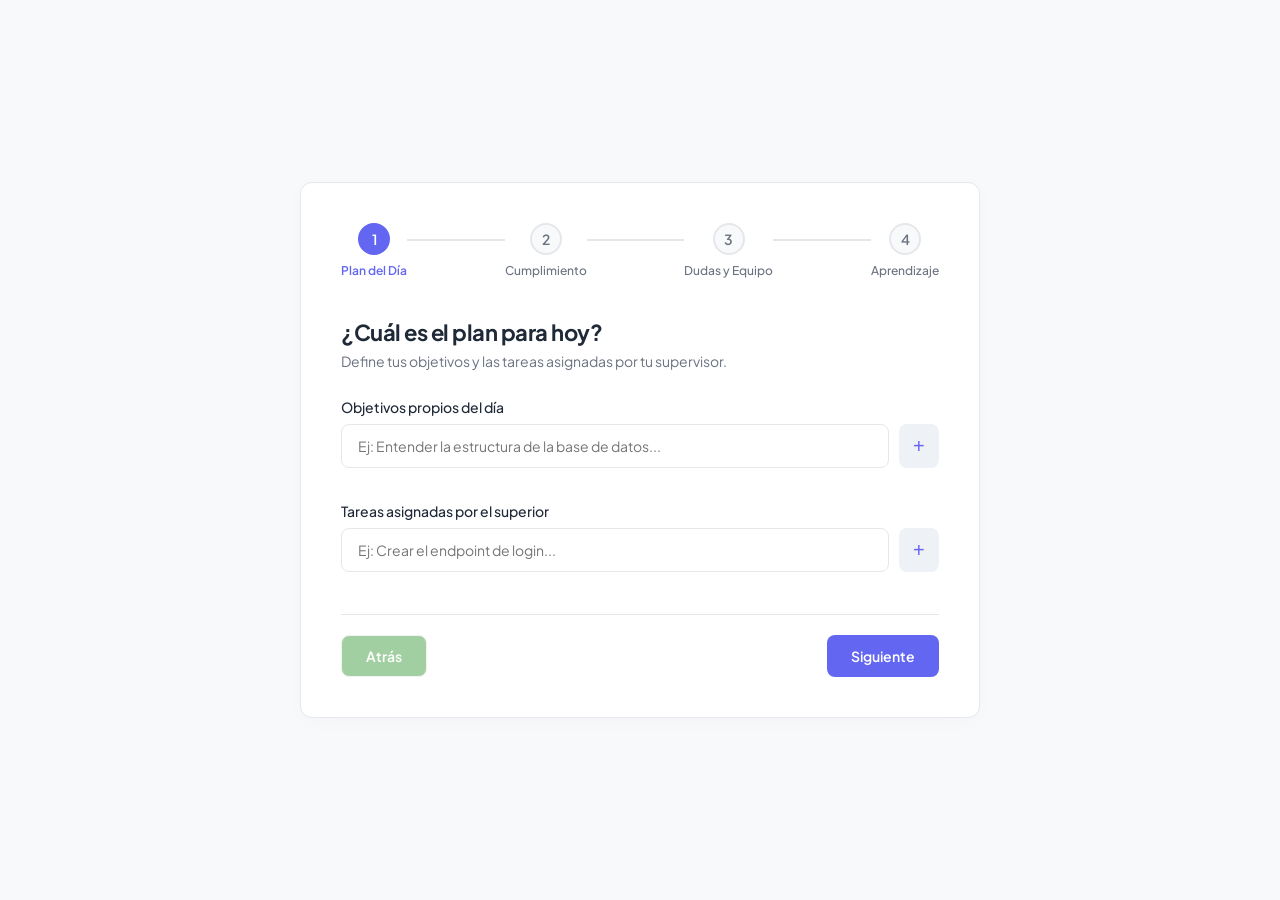
<file: index.html>
<!DOCTYPE html>
<html lang="es">

<head>
    <meta charset="UTF-8">
    <meta name="viewport" content="width=device-width, initial-scale=1.0">
    <title>Bitácora de Pasantía - FSmartIA</title>
    <link rel="stylesheet" href="./frontend/assets/css/styles.css">
    <link href="https://fonts.googleapis.com/css2?family=Plus+Jakarta+Sans:wght@400;500;600;700&display=swap"
        rel="stylesheet">
</head>

<body>

    <div class="stepper-container">
        <div class="stepper-header">
            <div class="step-indicator active" data-step="1">
                <span class="step-number">1</span>
                <span class="step-label">Plan del Día</span>
            </div>
            <div class="step-line"></div>
            <div class="step-indicator" data-step="2">
                <span class="step-number">2</span>
                <span class="step-label">Cumplimiento</span>
            </div>
            <div class="step-line"></div>
            <div class="step-indicator" data-step="3">
                <span class="step-number">3</span>
                <span class="step-label">Dudas y Equipo</span>
            </div>
            <div class="step-line"></div>
            <div class="step-indicator" data-step="4">
                <span class="step-number">4</span>
                <span class="step-label">Aprendizaje</span>
            </div>
        </div>

        <form id="bitacoraForm" autocomplete="off">

            <div class="form-step step-active" id="step-1">
                <h2 class="step-title">¿Cuál es el plan para hoy?</h2>
                <p class="step-subtitle">Define tus objetivos y las tareas asignadas por tu supervisor.</p>

                <div class="input-group">
                    <label for="input-objetivo">Objetivos propios del día</label>
                    <div class="dynamic-input">
                        <input type="text" id="input-objetivo"
                            placeholder="Ej: Entender la estructura de la base de datos...">
                        <button type="button" class="btn-add" id="btn-add-objetivo">+</button>
                    </div>
                    <ul class="tags-list" id="lista-objetivos"></ul>
                </div>

                <div class="input-group">
                    <label for="input-tarea">Tareas asignadas por el superior</label>
                    <div class="dynamic-input">
                        <input type="text" id="input-tarea" placeholder="Ej: Crear el endpoint de login...">
                        <button type="button" class="btn-add" id="btn-add-tarea">+</button>
                    </div>
                    <ul class="tags-list" id="lista-tareas"></ul>
                </div>
            </div>

            <div class="form-step" id="step-2">
                <h2 class="step-title">Evaluación del día</h2>
                <p class="step-subtitle">Revisa lo que planeaste en la mañana y cuéntanos cómo te fue.</p>

                <div id="cumplimiento-container">
                </div>
            </div>

            <div class="form-step" id="step-3">
                <h2 class="step-title">Dudas y Trabajo en Equipo</h2>
                <p class="step-subtitle">El crecimiento también viene de resolver problemas y observar el entorno.</p>

                <div class="input-group">
                    <label for="dudas">¿Tuviste alguna duda hoy? ¿Qué hiciste para resolverla?</label>
                    <textarea id="dudas"
                        placeholder="Ej: Tenía dudas con un query de SQL. Revisé la documentación y luego le consulté a un compañero senior..."></textarea>
                </div>

                <div class="input-group">
                    <label for="equipo">¿Qué aprendiste hoy al ver trabajar a tus compañeros?</label>
                    <textarea id="equipo"
                        placeholder="Ej: Noté cómo organizan sus pull requests y la buena comunicación que tienen en las reuniones de estado..."></textarea>
                </div>
            </div>


            <div class="form-step" id="step-4">
                <h2 class="step-title">Resumen de tu Jornada</h2>
                <p class="step-subtitle">Aquí está la evidencia de tu crecimiento de hoy. Revisa los datos antes de
                    guardar.</p>

                <div id="resumen-jornada" class="resumen-container">
                </div>

                <div class="input-group" style="margin-top: 20px;">
                    <label for="nota-adicional">¿Alguna observación o nota adicional? (Opcional)</label>
                    <input type="text" id="nota-adicional"
                        placeholder="Ej: Mañana continuaré con las pruebas unitarias.">
                </div>
            </div>


            <div class="step-buttons">
                <button type="button" id="btn-prev" class="btn-secondary" disabled>Atrás</button>
                <button type="button" id="btn-next" class="btn-primary">Siguiente</button>
            </div>

        </form>
    </div>

    <script src="./frontend/assets/js/dailylog.js"></script>
</body>

</html>
</file>
<file: frontend/assets/css/styles.css>
:root {
    --bg-color: #F8F9FA;
    --card-bg: #FFFFFF;
    --primary: #6366F1; /* Azul Lavanda sutil */
    --primary-light: #EEF2F6;
    --text-main: #1F2937;
    --text-muted: #6B7280;
    --border-color: #E5E7EB;
    --success: #10B981;
    --danger: #EF4444;
    --radius: 12px;
    --transition: all 0.3s ease;
}

* {
    box-sizing: border-box;
    margin: 0;
    padding: 0;
}

body {
    font-family: 'Plus Jakarta Sans', sans-serif;
    background-color: var(--bg-color);
    color: var(--text-main);
    display: flex;
    justify-content: center;
    align-items: center;
    min-height: 100vh;
    padding: 20px;
}

/* Contenedor del Stepper */
.stepper-container {
    background-color: var(--card-bg);
    width: 100%;
    max-width: 680px;
    padding: 40px;
    border-radius: var(--radius);
    box-shadow: 0 4px 20px rgba(0, 0, 0, 0.02);
    border: 1px solid var(--border-color);
}

/* Encabezado e Indicadores */
.stepper-header {
    display: flex;
    align-items: center;
    justify-content: space-between;
    margin-bottom: 40px;
}

.step-indicator {
    display: flex;
    flex-direction: column;
    align-items: center;
    gap: 8px;
    position: relative;
    z-index: 2;
}

.step-number {
    width: 32px;
    height: 32px;
    border-radius: 50%;
    background-color: var(--bg-color);
    border: 2px solid var(--border-color);
    color: var(--text-muted);
    display: flex;
    justify-content: center;
    align-items: center;
    font-size: 14px;
    font-weight: 600;
    transition: var(--transition);
}

.step-label {
    font-size: 12px;
    font-weight: 500;
    color: var(--text-muted);
    transition: var(--transition);
}

.step-line {
    flex: 1;
    height: 2px;
    background-color: var(--border-color);
    margin-top: -22px; /* Alinea la línea con los círculos */
    z-index: 1;
}

/* Estados Activos del Indicador */
.step-indicator.active .step-number {
    background-color: var(--primary);
    border-color: var(--primary);
    color: white;
}

.step-indicator.active .step-label {
    color: var(--primary);
    font-weight: 600;
}

.step-indicator.completed .step-number {
    background-color: var(--success);
    border-color: var(--success);
    color: white;
}

/* Pasos del Formulario */
.form-step {
    display: none;
}

.form-step.step-active {
    display: block;
    animation: fadeIn 0.4s ease forwards;
}

@keyframes fadeIn {
    from { opacity: 0; transform: translateY(8px); }
    to { opacity: 1; transform: translateY(0); }
}

.step-title {
    font-size: 22px;
    font-weight: 700;
    margin-bottom: 6px;
    letter-spacing: -0.5px;
}

.step-subtitle {
    font-size: 14px;
    color: var(--text-muted);
    margin-bottom: 28px;
}

/* Inputs y Formularios */
.input-group {
    margin-bottom: 24px;
}

label {
    display: block;
    font-size: 14px;
    font-weight: 500;
    margin-bottom: 8px;
}

.dynamic-input {
    display: flex;
    gap: 10px;
}

input[type="text"], textarea {
    width: 100%;
    padding: 12px 16px;
    border: 1px solid var(--border-color);
    border-radius: 8px;
    font-family: inherit;
    font-size: 14px;
    color: var(--text-main);
    outline: none;
    transition: var(--transition);
}

input[type="text"]:focus, textarea:focus {
    border-color: var(--primary);
    box-shadow: 0 0 0 3px rgba(99, 102, 241, 0.1);
}

textarea {
    min-height: 90px;
    resize: vertical;
}

.textarea-large {
    min-height: 140px;
}

/* Botones Delicados */
.btn-add {
    background-color: var(--primary-light);
    color: var(--primary);
    border: none;
    width: 44px;
    height: 44px;
    border-radius: 8px;
    font-size: 20px;
    cursor: pointer;
    transition: var(--transition);
}

.btn-add:hover {
    background-color: var(--primary);
    color: white;
}

/* Listas de Tags/Items agregados */
.tags-list {
    list-style: none;
    display: flex;
    flex-wrap: wrap;
    gap: 8px;
    margin-top: 10px;
}

.tags-list li {
    background-color: var(--bg-color);
    padding: 6px 12px;
    border-radius: 20px;
    font-size: 13px;
    display: flex;
    align-items: center;
    gap: 8px;
    border: 1px solid var(--border-color);
}

.tags-list li .remove-btn {
    cursor: pointer;
    color: var(--text-muted);
    font-weight: bold;
}

.tags-list li .remove-btn:hover {
    color: var(--danger);
}

/* Estilos de la Tarjeta de Cumplimiento (Paso 2) */
.cumplimiento-card {
    border: 1px solid var(--border-color);
    border-radius: 8px;
    padding: 16px;
    margin-bottom: 16px;
    background-color: var(--bg-color);
}

.cumplimiento-row {
    display: flex;
    justify-content: space-between;
    align-items: center;
    gap: 15px;
}

.cumplimiento-text {
    font-size: 14px;
    font-weight: 500;
}

/* Botones de Navegación del Stepper */
.step-buttons {
    display: flex;
    justify-content: space-between;
    margin-top: 32px;
    padding-top: 20px;
    border-top: 1px solid var(--border-color);
}

button.btn-primary, button.btn-secondary {
    padding: 11px 24px;
    border-radius: 8px;
    font-family: inherit;
    font-size: 14px;
    font-weight: 600;
    cursor: pointer;
    transition: var(--transition);
}

.btn-primary {
    background-color: var(--primary);
    color: white;
    border: none;
}

.btn-primary:hover {
    background-color: #4f46e5;
}

.btn-secondary {
    background-color: rgb(72, 161, 72);
    color: white;
    border: 1px solid var(--border-color);
}

.btn-secondary:hover:not(:disabled) {
    background-color: rgb(72, 161, 72);
    color: var(--text-main);
    transition: all 0.3s ease;
}

button:disabled {
    opacity: 0.5;
    cursor: not-allowed;
}

/* Contenedor del Resumen Final */
.resumen-container {
    background-color: var(--bg-color);
    border: 1px solid var(--border-color);
    border-radius: var(--radius);
    padding: 24px;
    max-height: 320px;
    overflow-y: auto;
}

.resumen-seccion {
    margin-bottom: 18px;
}

.resumen-seccion:last-child {
    margin-bottom: 0;
}

.resumen-seccion h4 {
    font-size: 13px;
    text-transform: uppercase;
    letter-spacing: 0.5px;
    color: var(--primary);
    margin-bottom: 6px;
}

.resumen-seccion p {
    font-size: 14px;
    color: var(--text-main);
    line-height: 1.5;
}

.resumen-item-list {
    padding-left: 16px;
    font-size: 14px;
    color: var(--text-main);
}

.resumen-item-list li {
    margin-bottom: 4px;
}
</file>
